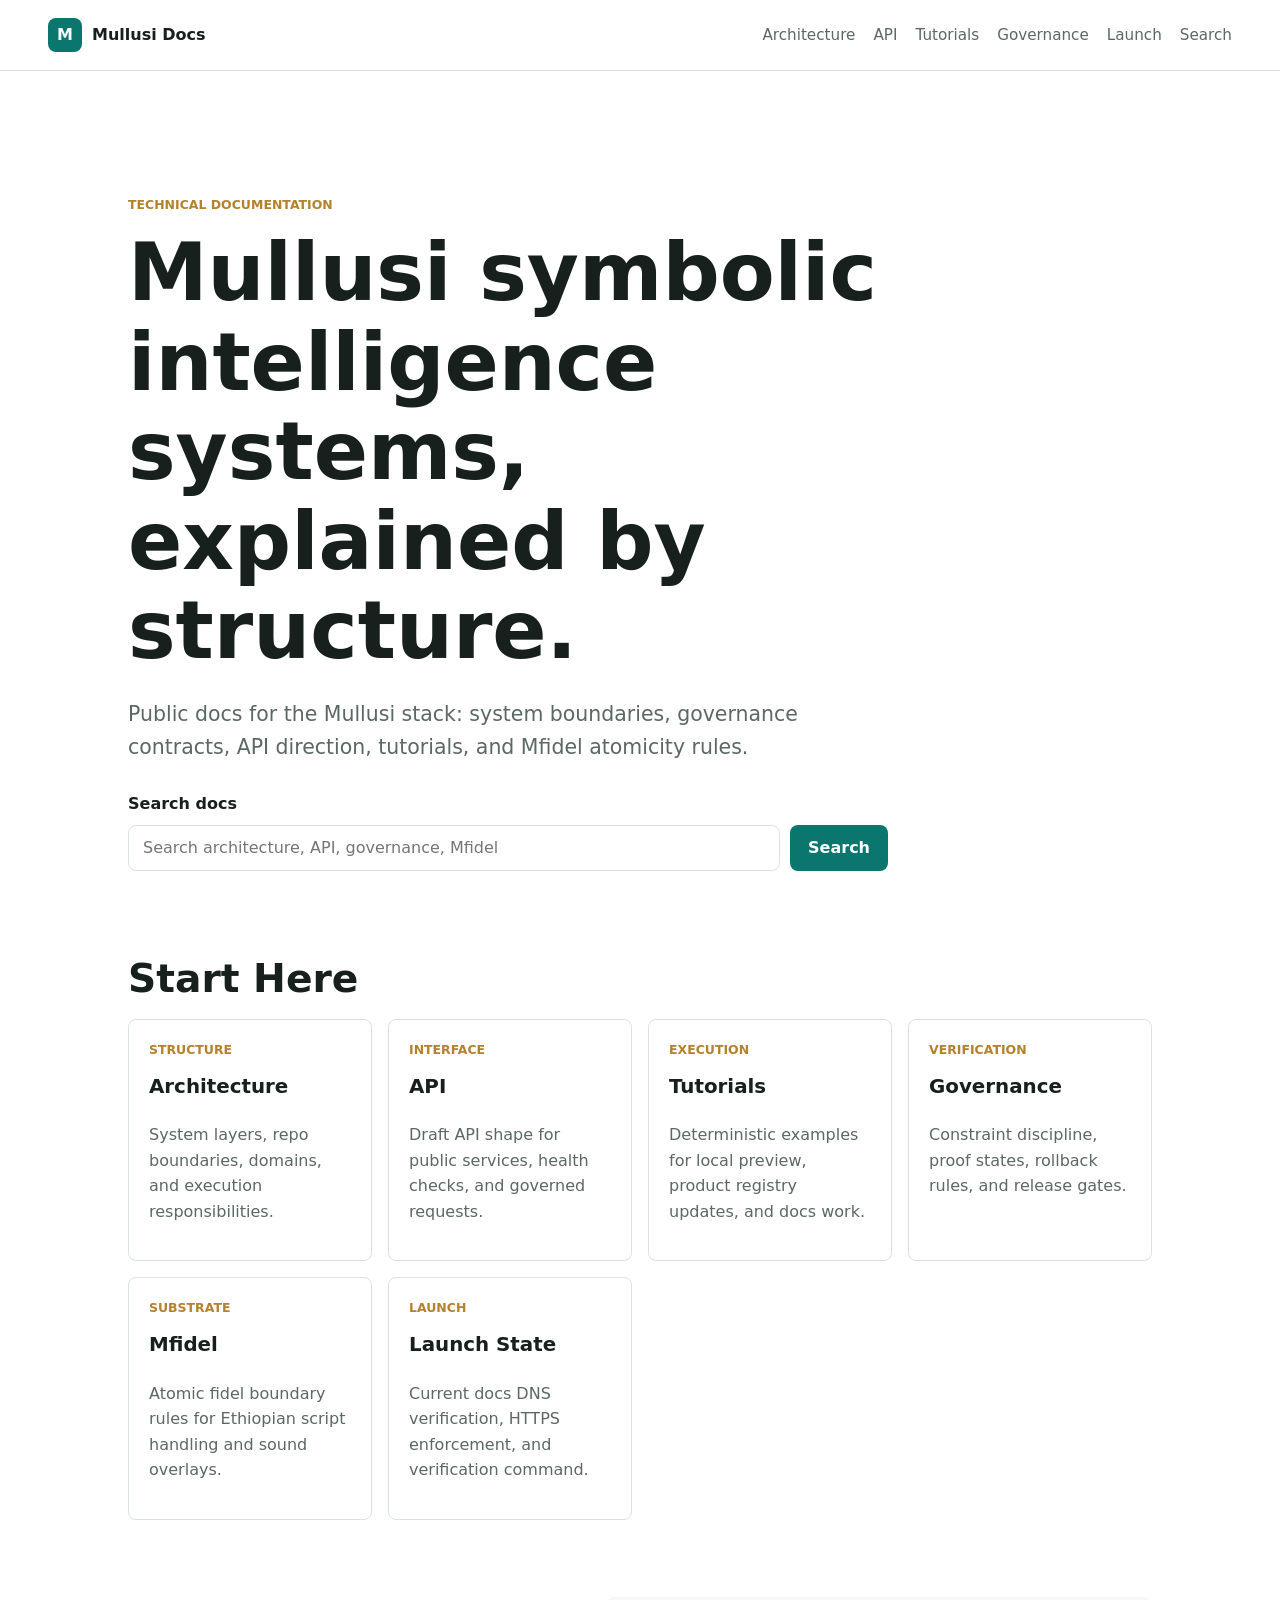
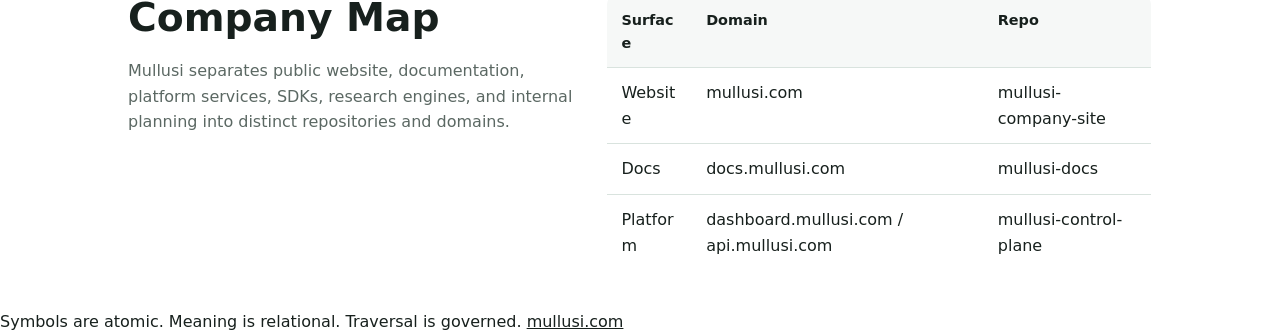
<file: index.html>
<!--
Purpose: public documentation landing page for Mullusi.
Governance scope: developer orientation, architecture entry points, and public docs navigation.
Dependencies: assets/styles.css and static HTML documentation pages.
Invariants: no private secrets, no unsupported launch claims, and no hidden runtime dependency.
-->
<!doctype html>
<html lang="en">
  <head>
    <meta charset="utf-8">
    <meta name="viewport" content="width=device-width, initial-scale=1">
    <title>Mullusi Docs</title>
    <meta name="description" content="Technical documentation for Mullusi symbolic intelligence systems, governance, APIs, and tutorials.">
    <link rel="canonical" href="https://docs.mullusi.com/">
    <link rel="stylesheet" href="/assets/styles.css">
  </head>
  <body>
    <header class="site-header">
      <a class="brand" href="/" aria-label="Mullusi Docs home">
        <span class="brand-mark">M</span>
        <span>Mullusi Docs</span>
      </a>
      <nav class="nav" aria-label="Primary">
        <a href="/docs/architecture.html">Architecture</a>
        <a href="/docs/api.html">API</a>
        <a href="/docs/tutorials.html">Tutorials</a>
        <a href="/docs/governance.html">Governance</a>
        <a href="/docs/launch.html">Launch</a>
        <a href="/docs/search.html">Search</a>
      </nav>
    </header>

    <main>
      <section class="hero">
        <p class="eyebrow">Technical documentation</p>
        <h1>Mullusi symbolic intelligence systems, explained by structure.</h1>
        <p class="lead">
          Public docs for the Mullusi stack: system boundaries, governance contracts,
          API direction, tutorials, and Mfidel atomicity rules.
        </p>
        <form class="search-panel" action="/docs/search.html" method="get">
          <label for="home-search">Search docs</label>
          <div class="search-form">
            <input id="home-search" class="search-input" name="q" type="search" placeholder="Search architecture, API, governance, Mfidel" autocomplete="off">
            <button class="search-button" type="submit">Search</button>
          </div>
        </form>
      </section>

      <section class="section">
        <h2>Start Here</h2>
        <div class="card-grid">
          <a class="card" href="/docs/architecture.html">
            <span class="card-kicker">Structure</span>
            <h3>Architecture</h3>
            <p>System layers, repo boundaries, domains, and execution responsibilities.</p>
          </a>
          <a class="card" href="/docs/api.html">
            <span class="card-kicker">Interface</span>
            <h3>API</h3>
            <p>Draft API shape for public services, health checks, and governed requests.</p>
          </a>
          <a class="card" href="/docs/tutorials.html">
            <span class="card-kicker">Execution</span>
            <h3>Tutorials</h3>
            <p>Deterministic examples for local preview, product registry updates, and docs work.</p>
          </a>
          <a class="card" href="/docs/governance.html">
            <span class="card-kicker">Verification</span>
            <h3>Governance</h3>
            <p>Constraint discipline, proof states, rollback rules, and release gates.</p>
          </a>
          <a class="card" href="/docs/mfidel.html">
            <span class="card-kicker">Substrate</span>
            <h3>Mfidel</h3>
            <p>Atomic fidel boundary rules for Ethiopian script handling and sound overlays.</p>
          </a>
          <a class="card" href="/docs/launch.html">
            <span class="card-kicker">Launch</span>
            <h3>Launch State</h3>
            <p>Current docs DNS verification, HTTPS enforcement, and verification command.</p>
          </a>
        </div>
      </section>

      <section class="section split">
        <div>
          <h2>Company Map</h2>
          <p>
            Mullusi separates public website, documentation, platform services, SDKs,
            research engines, and internal planning into distinct repositories and domains.
          </p>
        </div>
        <table>
          <thead>
            <tr>
              <th>Surface</th>
              <th>Domain</th>
              <th>Repo</th>
            </tr>
          </thead>
          <tbody>
            <tr>
              <td>Website</td>
              <td>mullusi.com</td>
              <td>mullusi-company-site</td>
            </tr>
            <tr>
              <td>Docs</td>
              <td>docs.mullusi.com</td>
              <td>mullusi-docs</td>
            </tr>
            <tr>
              <td>Platform</td>
              <td>dashboard.mullusi.com / api.mullusi.com</td>
              <td>mullusi-control-plane</td>
            </tr>
          </tbody>
        </table>
      </section>
    </main>

    <footer>
      <span>Symbols are atomic. Meaning is relational. Traversal is governed.</span>
      <a href="https://mullusi.com">mullusi.com</a>
    </footer>
  </body>
</html>
</file>
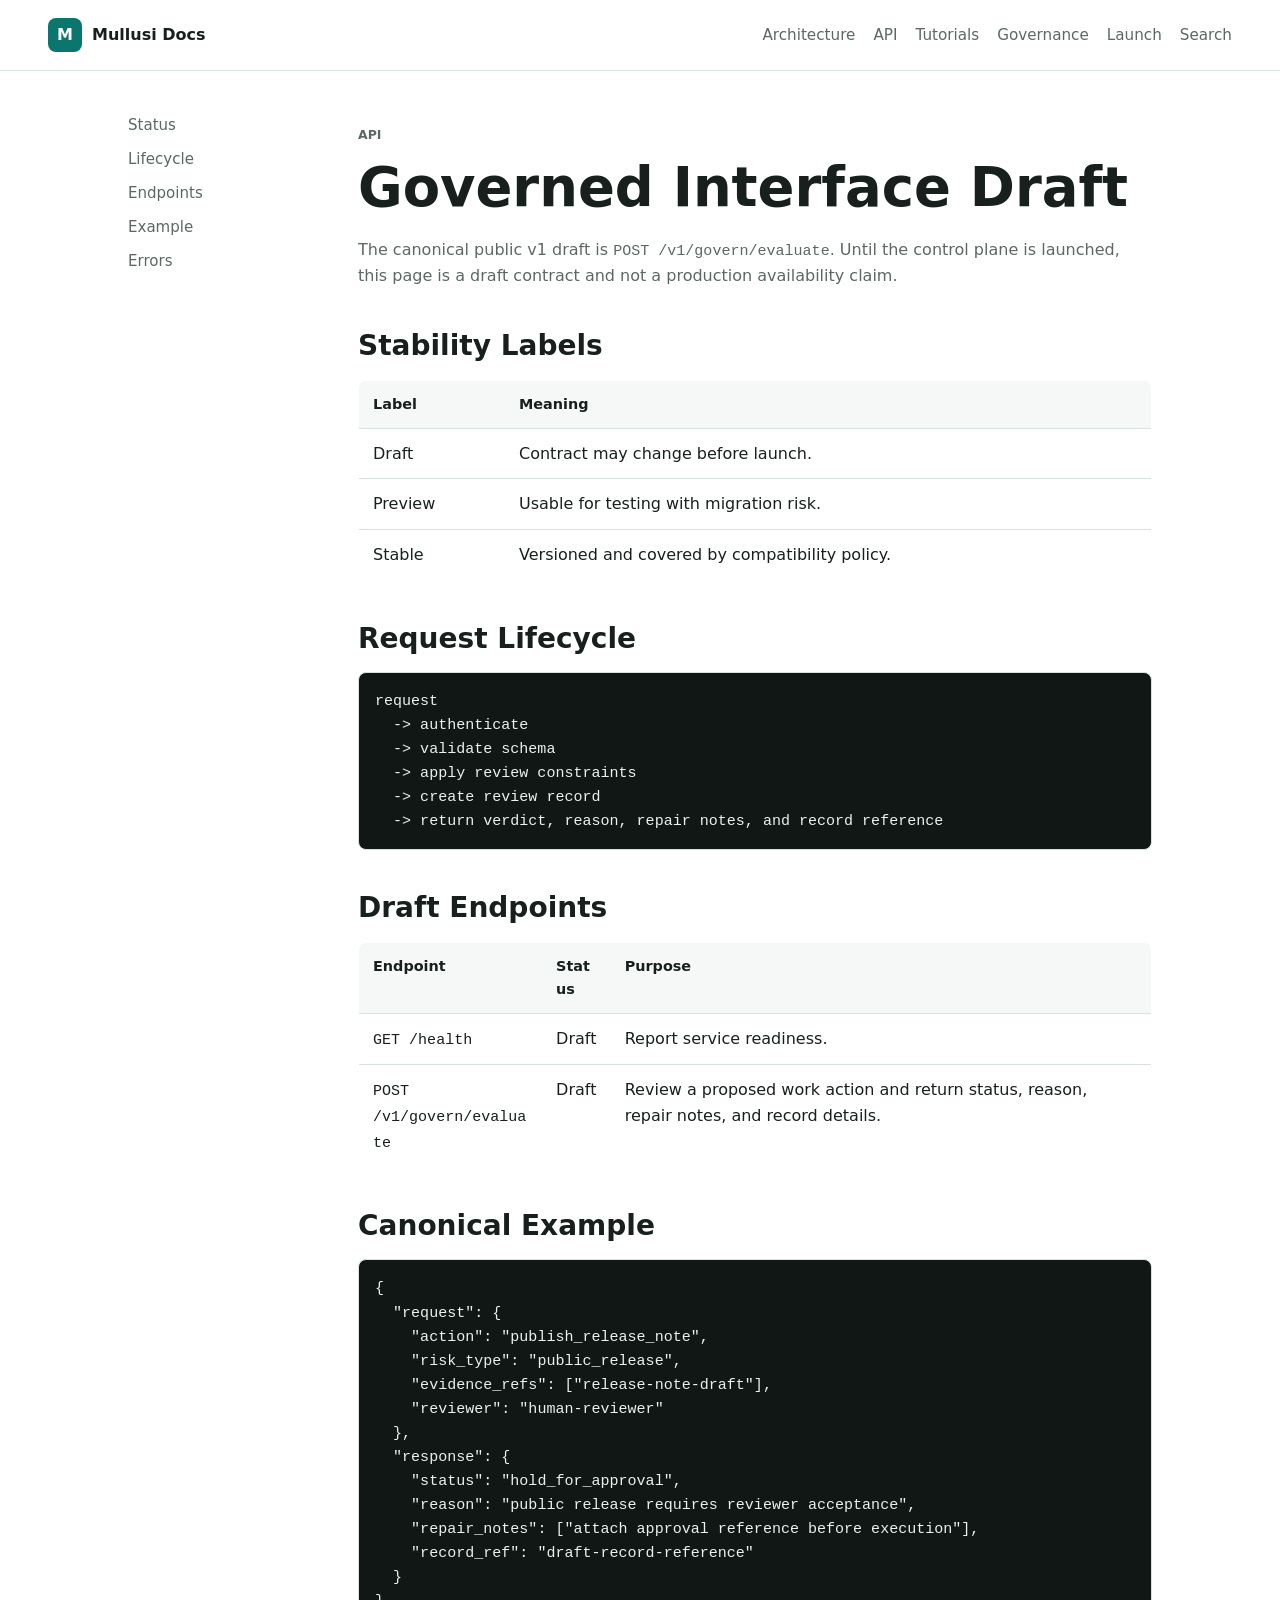
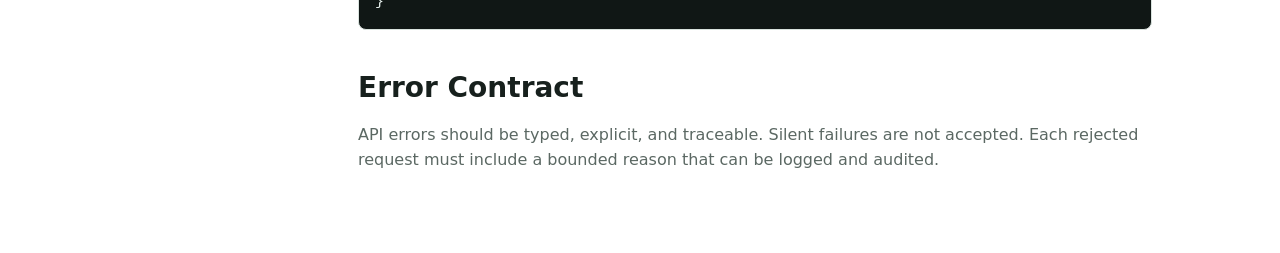
<file: docs/api.html>
<!--
Purpose: define the initial public API documentation surface for Mullusi.
Governance scope: interface contracts, request lifecycle, health checks, and stability labels.
Dependencies: future mullu-control-plane service and public docs host.
Invariants: draft endpoints are labeled draft and must not imply production availability before launch.
-->
<!doctype html>
<html lang="en">
  <head>
    <meta charset="utf-8">
    <meta name="viewport" content="width=device-width, initial-scale=1">
    <title>API | Mullusi Docs</title>
    <meta name="description" content="Canonical draft API documentation for the Mullu Govern work review contract.">
    <link rel="canonical" href="https://docs.mullusi.com/docs/api.html">
    <link rel="stylesheet" href="/assets/styles.css">
  </head>
  <body>
    <header class="site-header">
      <a class="brand" href="/"><span class="brand-mark">M</span><span>Mullusi Docs</span></a>
      <nav class="nav" aria-label="Primary">
        <a href="/docs/architecture.html">Architecture</a>
        <a href="/docs/api.html">API</a>
        <a href="/docs/tutorials.html">Tutorials</a>
        <a href="/docs/governance.html">Governance</a>
        <a href="/docs/launch.html">Launch</a>
        <a href="/docs/search.html">Search</a>
      </nav>
    </header>

    <main class="doc-layout">
      <aside class="toc">
        <a href="#status">Status</a>
        <a href="#lifecycle">Lifecycle</a>
        <a href="#endpoints">Endpoints</a>
        <a href="#example">Example</a>
        <a href="#errors">Errors</a>
      </aside>
      <article class="doc">
        <p class="eyebrow">API</p>
        <h1>Governed Interface Draft</h1>
        <p>
          The canonical public v1 draft is <code>POST /v1/govern/evaluate</code>.
          Until the control plane is launched, this page is a draft contract and
          not a production availability claim.
        </p>

        <h2 id="status">Stability Labels</h2>
        <table>
          <thead>
            <tr>
              <th>Label</th>
              <th>Meaning</th>
            </tr>
          </thead>
          <tbody>
            <tr>
              <td>Draft</td>
              <td>Contract may change before launch.</td>
            </tr>
            <tr>
              <td>Preview</td>
              <td>Usable for testing with migration risk.</td>
            </tr>
            <tr>
              <td>Stable</td>
              <td>Versioned and covered by compatibility policy.</td>
            </tr>
          </tbody>
        </table>

        <h2 id="lifecycle">Request Lifecycle</h2>
        <pre><code>request
  -> authenticate
  -> validate schema
  -> apply review constraints
  -> create review record
  -> return verdict, reason, repair notes, and record reference</code></pre>

        <h2 id="endpoints">Draft Endpoints</h2>
        <table>
          <thead>
            <tr>
              <th>Endpoint</th>
              <th>Status</th>
              <th>Purpose</th>
            </tr>
          </thead>
          <tbody>
            <tr>
              <td><code>GET /health</code></td>
              <td>Draft</td>
              <td>Report service readiness.</td>
            </tr>
            <tr>
              <td><code>POST /v1/govern/evaluate</code></td>
              <td>Draft</td>
              <td>Review a proposed work action and return status, reason, repair notes, and record details.</td>
            </tr>
          </tbody>
        </table>

        <h2 id="example">Canonical Example</h2>
        <pre><code>{
  "request": {
    "action": "publish_release_note",
    "risk_type": "public_release",
    "evidence_refs": ["release-note-draft"],
    "reviewer": "human-reviewer"
  },
  "response": {
    "status": "hold_for_approval",
    "reason": "public release requires reviewer acceptance",
    "repair_notes": ["attach approval reference before execution"],
    "record_ref": "draft-record-reference"
  }
}</code></pre>

        <h2 id="errors">Error Contract</h2>
        <p>
          API errors should be typed, explicit, and traceable. Silent failures are not
          accepted. Each rejected request must include a bounded reason that can be
          logged and audited.
        </p>
      </article>
    </main>
  </body>
</html>
</file>
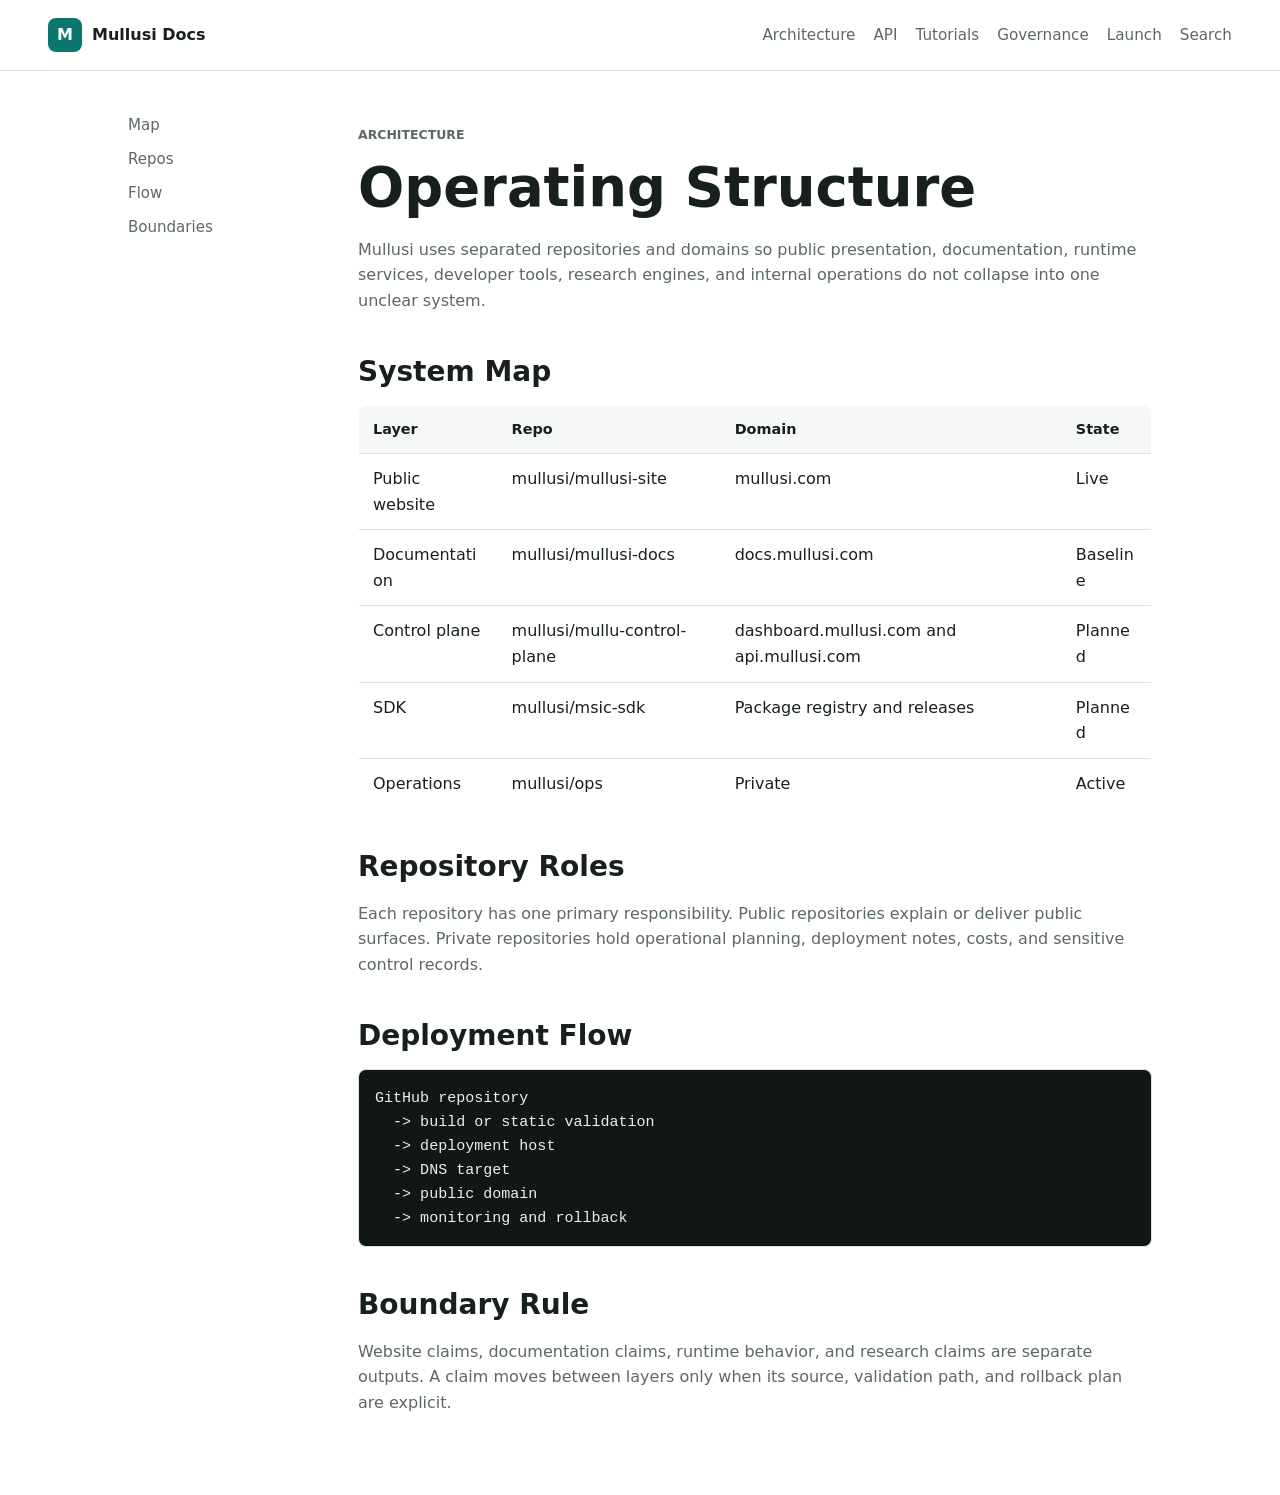
<file: docs/architecture.html>
<!--
Purpose: describe public Mullusi architecture boundaries.
Governance scope: system topology, repository responsibilities, and deployment surfaces.
Dependencies: assets/styles.css and public operating map.
Invariants: architecture claims stay public-safe and distinguish live systems from planned systems.
-->
<!doctype html>
<html lang="en">
  <head>
    <meta charset="utf-8">
    <meta name="viewport" content="width=device-width, initial-scale=1">
    <title>Architecture | Mullusi Docs</title>
    <meta name="description" content="Mullusi public architecture map for website, docs, platform, SDK, research engines, and operations.">
    <link rel="canonical" href="https://docs.mullusi.com/docs/architecture.html">
    <link rel="stylesheet" href="/assets/styles.css">
  </head>
  <body>
    <header class="site-header">
      <a class="brand" href="/"><span class="brand-mark">M</span><span>Mullusi Docs</span></a>
      <nav class="nav" aria-label="Primary">
        <a href="/docs/architecture.html">Architecture</a>
        <a href="/docs/api.html">API</a>
        <a href="/docs/tutorials.html">Tutorials</a>
        <a href="/docs/governance.html">Governance</a>
        <a href="/docs/launch.html">Launch</a>
        <a href="/docs/search.html">Search</a>
      </nav>
    </header>

    <main class="doc-layout">
      <aside class="toc">
        <a href="#map">Map</a>
        <a href="#repos">Repos</a>
        <a href="#flow">Flow</a>
        <a href="#boundaries">Boundaries</a>
      </aside>
      <article class="doc">
        <p class="eyebrow">Architecture</p>
        <h1>Operating Structure</h1>
        <p>
          Mullusi uses separated repositories and domains so public presentation,
          documentation, runtime services, developer tools, research engines, and internal
          operations do not collapse into one unclear system.
        </p>

        <h2 id="map">System Map</h2>
        <table>
          <thead>
            <tr>
              <th>Layer</th>
              <th>Repo</th>
              <th>Domain</th>
              <th>State</th>
            </tr>
          </thead>
          <tbody>
            <tr>
              <td>Public website</td>
              <td>mullusi/mullusi-site</td>
              <td>mullusi.com</td>
              <td>Live</td>
            </tr>
            <tr>
              <td>Documentation</td>
              <td>mullusi/mullusi-docs</td>
              <td>docs.mullusi.com</td>
              <td>Baseline</td>
            </tr>
            <tr>
              <td>Control plane</td>
              <td>mullusi/mullu-control-plane</td>
              <td>dashboard.mullusi.com and api.mullusi.com</td>
              <td>Planned</td>
            </tr>
            <tr>
              <td>SDK</td>
              <td>mullusi/msic-sdk</td>
              <td>Package registry and releases</td>
              <td>Planned</td>
            </tr>
            <tr>
              <td>Operations</td>
              <td>mullusi/ops</td>
              <td>Private</td>
              <td>Active</td>
            </tr>
          </tbody>
        </table>

        <h2 id="repos">Repository Roles</h2>
        <p>
          Each repository has one primary responsibility. Public repositories explain or
          deliver public surfaces. Private repositories hold operational planning,
          deployment notes, costs, and sensitive control records.
        </p>

        <h2 id="flow">Deployment Flow</h2>
        <pre><code>GitHub repository
  -> build or static validation
  -> deployment host
  -> DNS target
  -> public domain
  -> monitoring and rollback</code></pre>

        <h2 id="boundaries">Boundary Rule</h2>
        <p>
          Website claims, documentation claims, runtime behavior, and research claims are
          separate outputs. A claim moves between layers only when its source, validation
          path, and rollback plan are explicit.
        </p>
      </article>
    </main>
  </body>
</html>
</file>
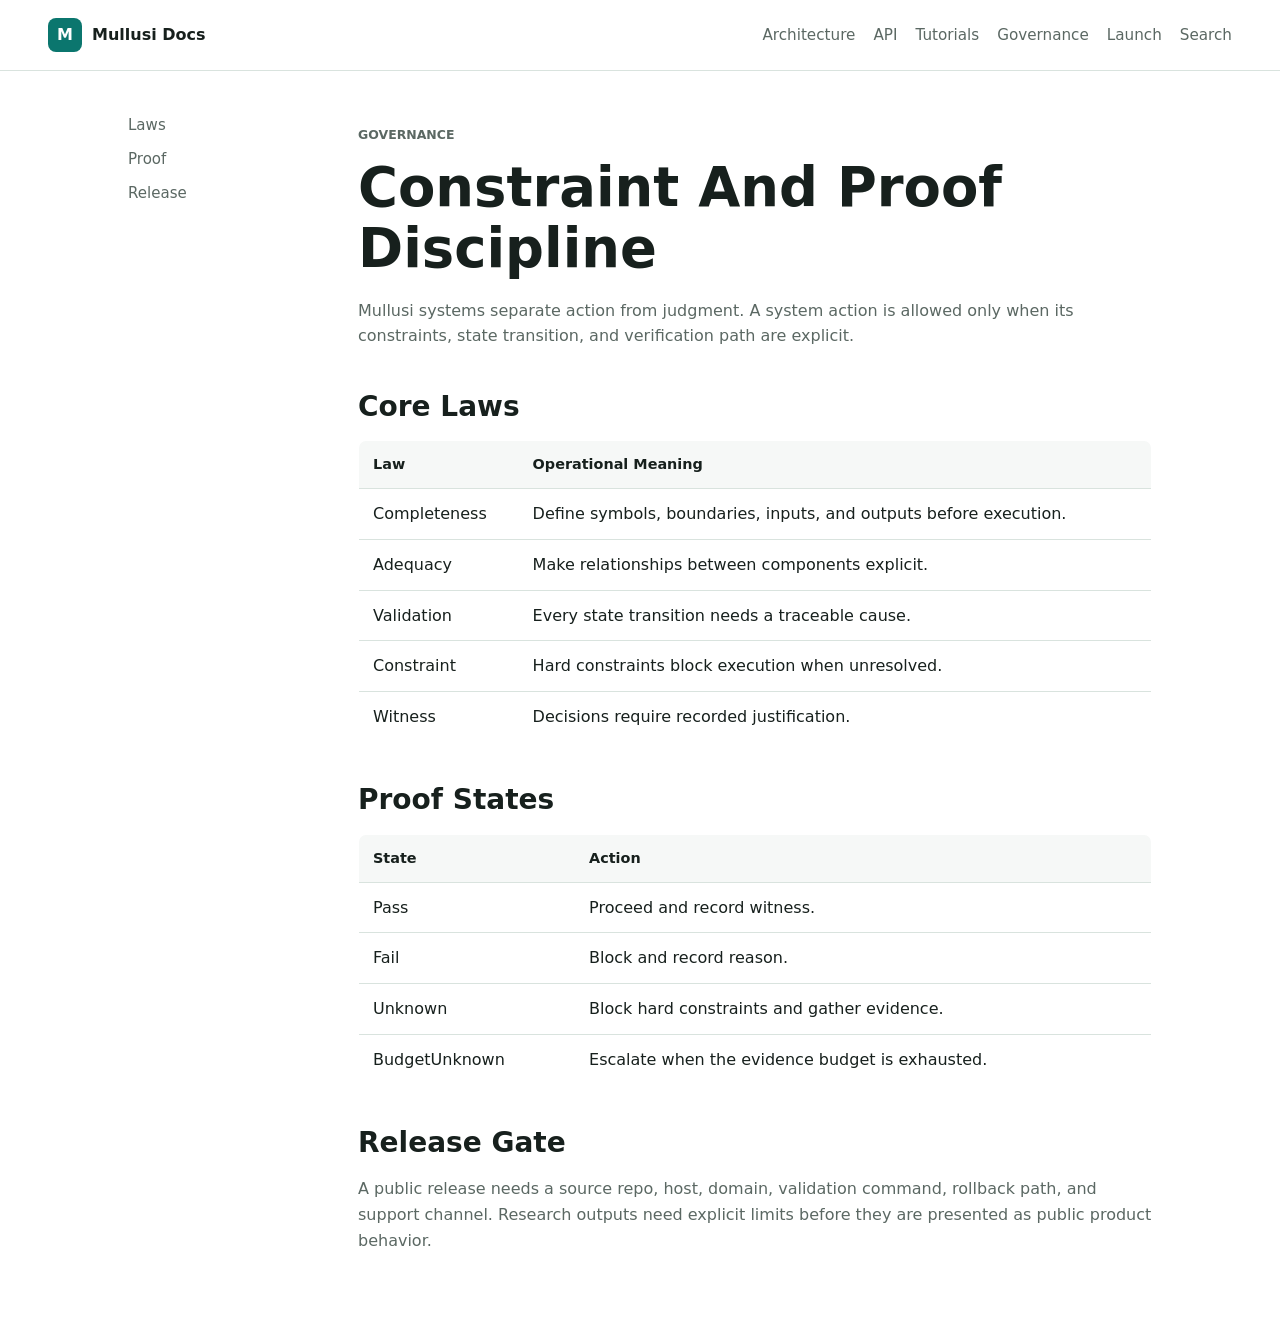
<file: docs/governance.html>
<!--
Purpose: document Mullusi public governance and verification rules.
Governance scope: constraints, proof states, rollback, and release gates.
Dependencies: public architecture docs and service release process.
Invariants: all governance claims must preserve explicit cause, constraint, and verification boundaries.
-->
<!doctype html>
<html lang="en">
  <head>
    <meta charset="utf-8">
    <meta name="viewport" content="width=device-width, initial-scale=1">
    <title>Governance | Mullusi Docs</title>
    <meta name="description" content="Mullusi governance rules for constraints, proof states, rollback, and release gates.">
    <link rel="canonical" href="https://docs.mullusi.com/docs/governance.html">
    <link rel="stylesheet" href="/assets/styles.css">
  </head>
  <body>
    <header class="site-header">
      <a class="brand" href="/"><span class="brand-mark">M</span><span>Mullusi Docs</span></a>
      <nav class="nav" aria-label="Primary">
        <a href="/docs/architecture.html">Architecture</a>
        <a href="/docs/api.html">API</a>
        <a href="/docs/tutorials.html">Tutorials</a>
        <a href="/docs/governance.html">Governance</a>
        <a href="/docs/launch.html">Launch</a>
        <a href="/docs/search.html">Search</a>
      </nav>
    </header>

    <main class="doc-layout">
      <aside class="toc">
        <a href="#laws">Laws</a>
        <a href="#proof">Proof</a>
        <a href="#release">Release</a>
      </aside>
      <article class="doc">
        <p class="eyebrow">Governance</p>
        <h1>Constraint And Proof Discipline</h1>
        <p>
          Mullusi systems separate action from judgment. A system action is allowed only
          when its constraints, state transition, and verification path are explicit.
        </p>

        <h2 id="laws">Core Laws</h2>
        <table>
          <thead>
            <tr>
              <th>Law</th>
              <th>Operational Meaning</th>
            </tr>
          </thead>
          <tbody>
            <tr>
              <td>Completeness</td>
              <td>Define symbols, boundaries, inputs, and outputs before execution.</td>
            </tr>
            <tr>
              <td>Adequacy</td>
              <td>Make relationships between components explicit.</td>
            </tr>
            <tr>
              <td>Validation</td>
              <td>Every state transition needs a traceable cause.</td>
            </tr>
            <tr>
              <td>Constraint</td>
              <td>Hard constraints block execution when unresolved.</td>
            </tr>
            <tr>
              <td>Witness</td>
              <td>Decisions require recorded justification.</td>
            </tr>
          </tbody>
        </table>

        <h2 id="proof">Proof States</h2>
        <table>
          <thead>
            <tr>
              <th>State</th>
              <th>Action</th>
            </tr>
          </thead>
          <tbody>
            <tr>
              <td>Pass</td>
              <td>Proceed and record witness.</td>
            </tr>
            <tr>
              <td>Fail</td>
              <td>Block and record reason.</td>
            </tr>
            <tr>
              <td>Unknown</td>
              <td>Block hard constraints and gather evidence.</td>
            </tr>
            <tr>
              <td>BudgetUnknown</td>
              <td>Escalate when the evidence budget is exhausted.</td>
            </tr>
          </tbody>
        </table>

        <h2 id="release">Release Gate</h2>
        <p>
          A public release needs a source repo, host, domain, validation command,
          rollback path, and support channel. Research outputs need explicit limits
          before they are presented as public product behavior.
        </p>
      </article>
    </main>
  </body>
</html>
</file>
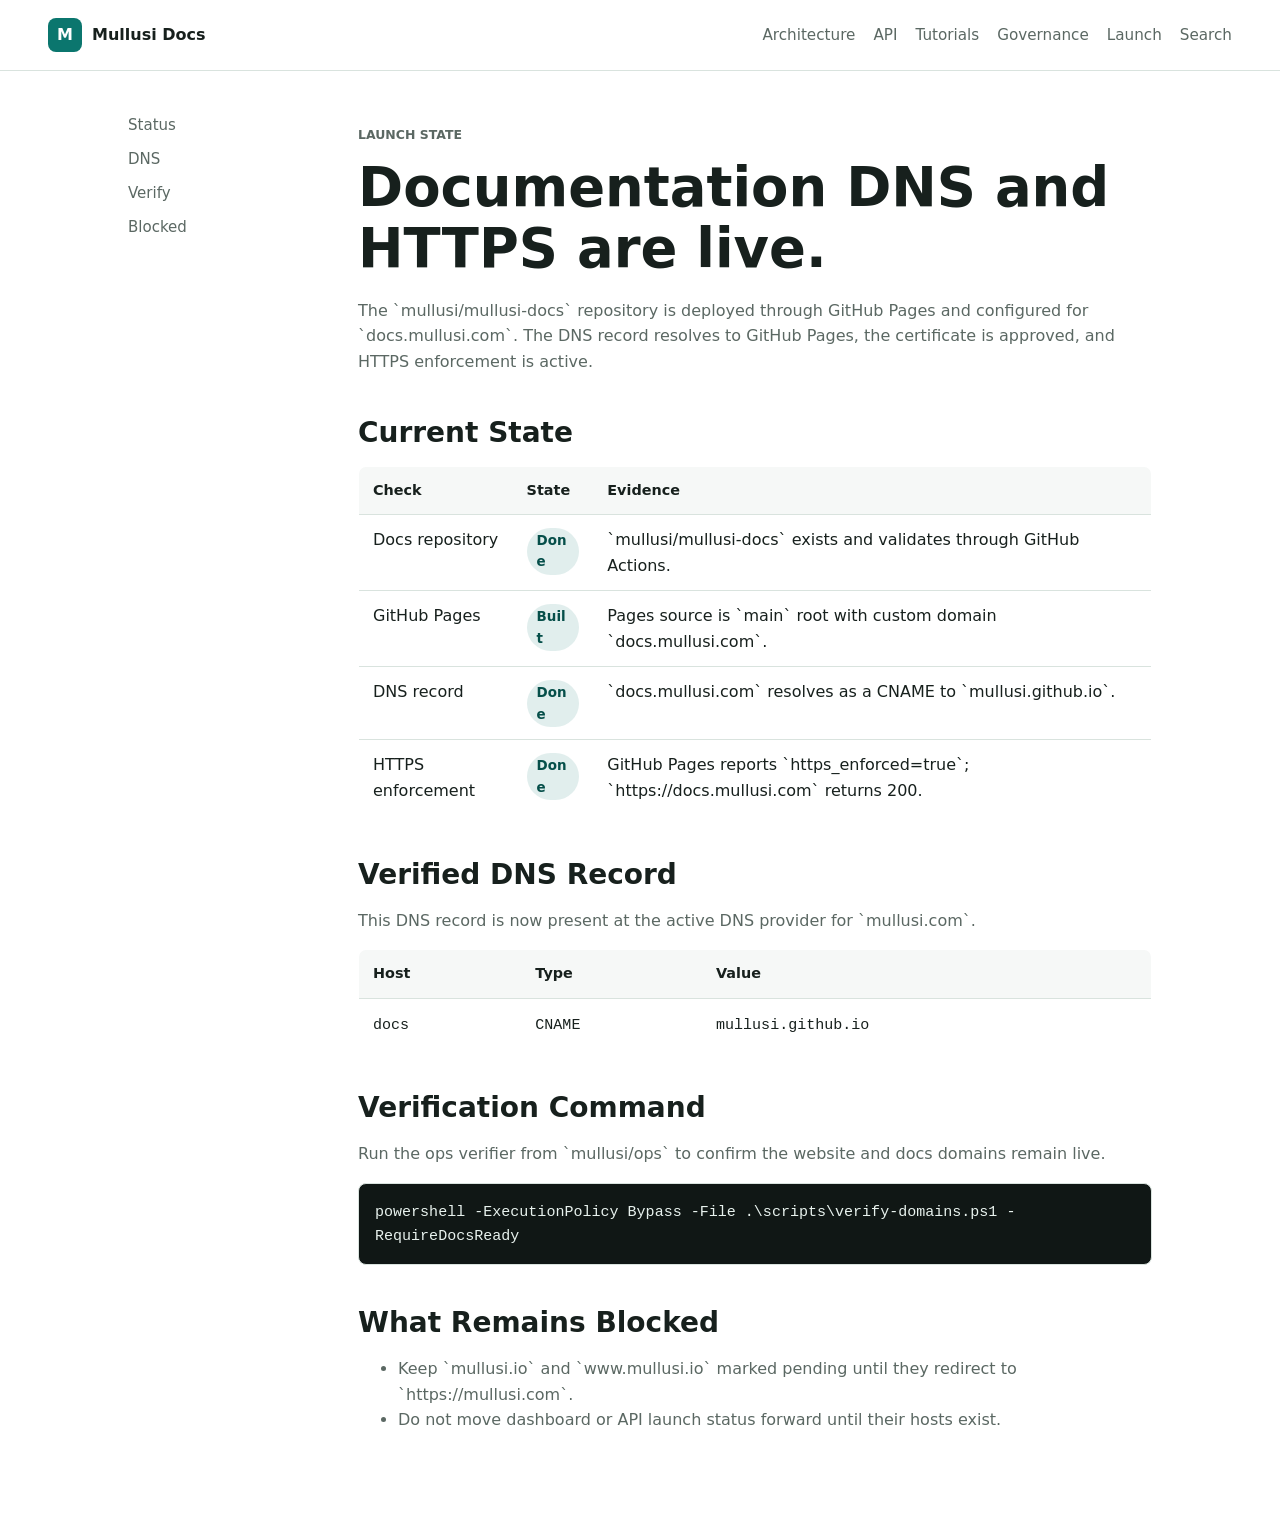
<file: docs/launch.html>
<!--
Purpose: publish the current Mullusi documentation launch state and verification commands.
Governance scope: DNS readiness, GitHub Pages state, HTTPS enforcement, and public launch blockers.
Dependencies: assets/styles.css, GitHub Pages, DNS provider, and ops verification command.
Invariants: operational claims distinguish verified state from pending external configuration.
-->
<!doctype html>
<html lang="en">
  <head>
    <meta charset="utf-8">
    <meta name="viewport" content="width=device-width, initial-scale=1">
    <title>Launch State | Mullusi Docs</title>
    <meta name="description" content="Current Mullusi documentation launch state, DNS verification, HTTPS enforcement, and verification commands.">
    <link rel="canonical" href="https://docs.mullusi.com/docs/launch.html">
    <link rel="stylesheet" href="/assets/styles.css">
  </head>
  <body>
    <header class="site-header">
      <a class="brand" href="/"><span class="brand-mark">M</span><span>Mullusi Docs</span></a>
      <nav class="nav" aria-label="Primary">
        <a href="/docs/architecture.html">Architecture</a>
        <a href="/docs/api.html">API</a>
        <a href="/docs/tutorials.html">Tutorials</a>
        <a href="/docs/governance.html">Governance</a>
        <a href="/docs/launch.html">Launch</a>
        <a href="/docs/search.html">Search</a>
      </nav>
    </header>

    <main class="doc-layout">
      <aside class="toc">
        <a href="#status">Status</a>
        <a href="#dns">DNS</a>
        <a href="#verify">Verify</a>
        <a href="#blocked">Blocked</a>
      </aside>
      <article class="doc">
        <p class="eyebrow">Launch State</p>
        <h1>Documentation DNS and HTTPS are live.</h1>
        <p>
          The `mullusi/mullusi-docs` repository is deployed through GitHub Pages and
          configured for `docs.mullusi.com`. The DNS record resolves to GitHub Pages,
          the certificate is approved, and HTTPS enforcement is active.
        </p>

        <h2 id="status">Current State</h2>
        <table>
          <thead>
            <tr>
              <th>Check</th>
              <th>State</th>
              <th>Evidence</th>
            </tr>
          </thead>
          <tbody>
            <tr>
              <td>Docs repository</td>
              <td><span class="state state-pass">Done</span></td>
              <td>`mullusi/mullusi-docs` exists and validates through GitHub Actions.</td>
            </tr>
            <tr>
              <td>GitHub Pages</td>
              <td><span class="state state-pass">Built</span></td>
              <td>Pages source is `main` root with custom domain `docs.mullusi.com`.</td>
            </tr>
            <tr>
              <td>DNS record</td>
              <td><span class="state state-pass">Done</span></td>
              <td>`docs.mullusi.com` resolves as a CNAME to `mullusi.github.io`.</td>
            </tr>
            <tr>
              <td>HTTPS enforcement</td>
              <td><span class="state state-pass">Done</span></td>
              <td>GitHub Pages reports `https_enforced=true`; `https://docs.mullusi.com` returns 200.</td>
            </tr>
          </tbody>
        </table>

        <h2 id="dns">Verified DNS Record</h2>
        <p>
          This DNS record is now present at the active DNS provider for `mullusi.com`.
        </p>
        <table>
          <thead>
            <tr>
              <th>Host</th>
              <th>Type</th>
              <th>Value</th>
            </tr>
          </thead>
          <tbody>
            <tr>
              <td><code>docs</code></td>
              <td><code>CNAME</code></td>
              <td><code>mullusi.github.io</code></td>
            </tr>
          </tbody>
        </table>

        <h2 id="verify">Verification Command</h2>
        <p>
          Run the ops verifier from `mullusi/ops` to confirm the website and docs
          domains remain live.
        </p>
        <pre><code>powershell -ExecutionPolicy Bypass -File .\scripts\verify-domains.ps1 -RequireDocsReady</code></pre>

        <h2 id="blocked">What Remains Blocked</h2>
        <ul>
          <li>Keep `mullusi.io` and `www.mullusi.io` marked pending until they redirect to `https://mullusi.com`.</li>
          <li>Do not move dashboard or API launch status forward until their hosts exist.</li>
        </ul>
      </article>
    </main>
  </body>
</html>
</file>
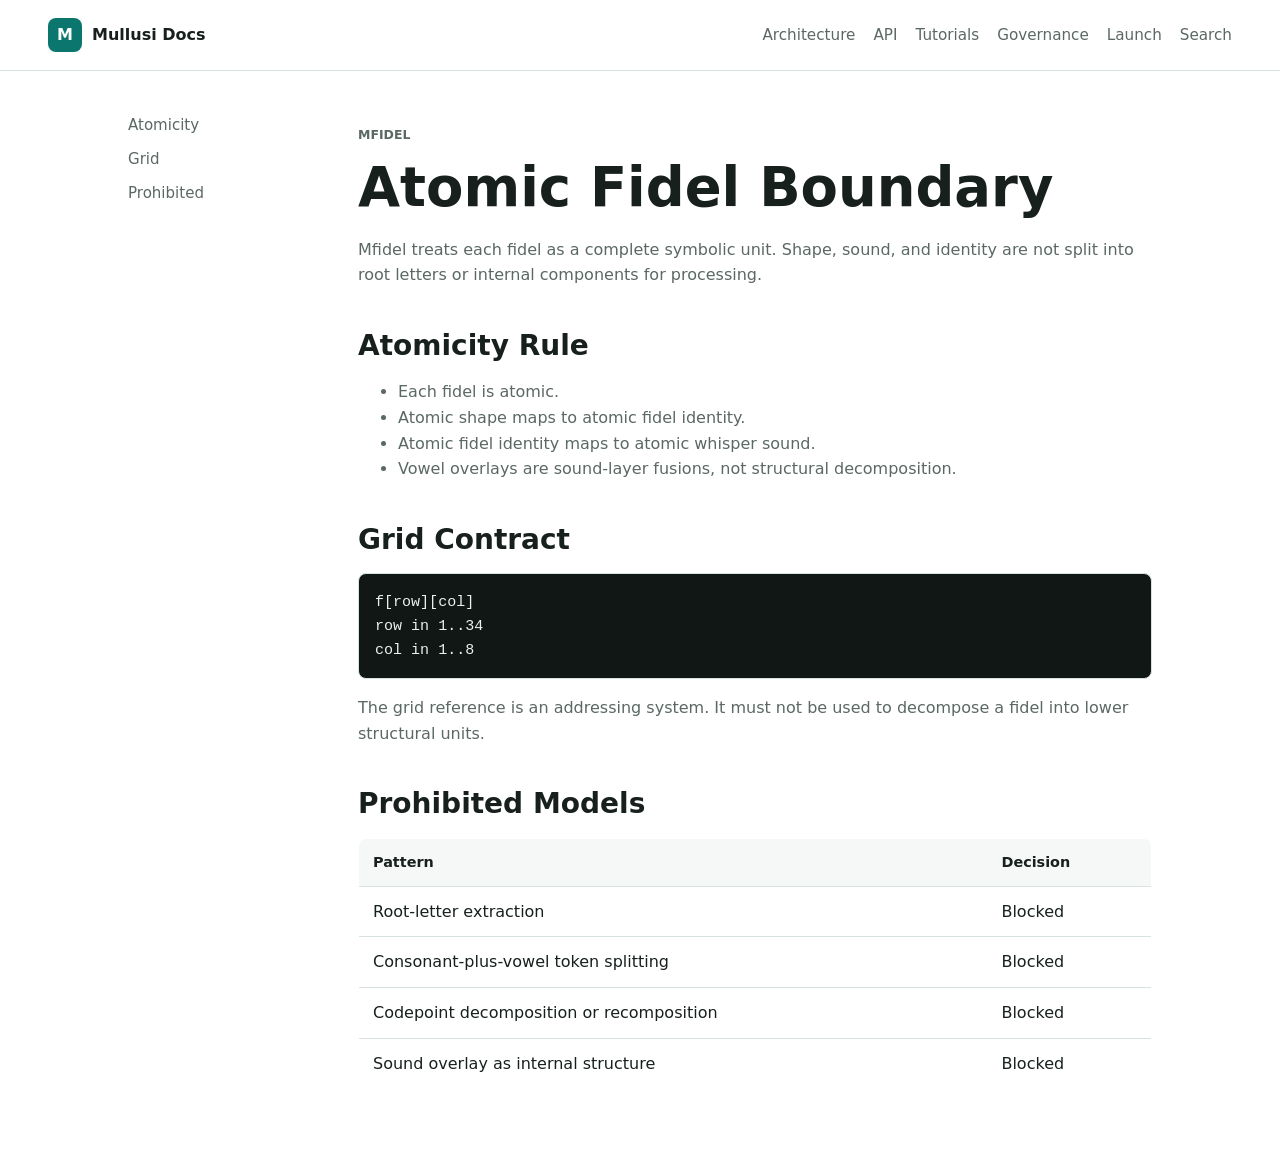
<file: docs/mfidel.html>
<!--
Purpose: document the public Mfidel boundary without implementing script processing.
Governance scope: atomic fidel rules, overlay semantics, and prohibited decomposition models.
Dependencies: Mullusi symbolic language research and future implementation specs.
Invariants: each fidel is treated as atomic; no root-letter or codepoint decomposition model is introduced.
-->
<!doctype html>
<html lang="en">
  <head>
    <meta charset="utf-8">
    <meta name="viewport" content="width=device-width, initial-scale=1">
    <title>Mfidel | Mullusi Docs</title>
    <meta name="description" content="Mfidel atomicity rules for Mullusi Ethiopian script handling and sound overlays.">
    <link rel="canonical" href="https://docs.mullusi.com/docs/mfidel.html">
    <link rel="stylesheet" href="/assets/styles.css">
  </head>
  <body>
    <header class="site-header">
      <a class="brand" href="/"><span class="brand-mark">M</span><span>Mullusi Docs</span></a>
      <nav class="nav" aria-label="Primary">
        <a href="/docs/architecture.html">Architecture</a>
        <a href="/docs/api.html">API</a>
        <a href="/docs/tutorials.html">Tutorials</a>
        <a href="/docs/governance.html">Governance</a>
        <a href="/docs/launch.html">Launch</a>
        <a href="/docs/search.html">Search</a>
      </nav>
    </header>

    <main class="doc-layout">
      <aside class="toc">
        <a href="#atomicity">Atomicity</a>
        <a href="#grid">Grid</a>
        <a href="#prohibited">Prohibited</a>
      </aside>
      <article class="doc">
        <p class="eyebrow">Mfidel</p>
        <h1>Atomic Fidel Boundary</h1>
        <p>
          Mfidel treats each fidel as a complete symbolic unit. Shape, sound, and
          identity are not split into root letters or internal components for processing.
        </p>

        <h2 id="atomicity">Atomicity Rule</h2>
        <ul>
          <li>Each fidel is atomic.</li>
          <li>Atomic shape maps to atomic fidel identity.</li>
          <li>Atomic fidel identity maps to atomic whisper sound.</li>
          <li>Vowel overlays are sound-layer fusions, not structural decomposition.</li>
        </ul>

        <h2 id="grid">Grid Contract</h2>
        <pre><code>f[row][col]
row in 1..34
col in 1..8</code></pre>
        <p>
          The grid reference is an addressing system. It must not be used to decompose a
          fidel into lower structural units.
        </p>

        <h2 id="prohibited">Prohibited Models</h2>
        <table>
          <thead>
            <tr>
              <th>Pattern</th>
              <th>Decision</th>
            </tr>
          </thead>
          <tbody>
            <tr>
              <td>Root-letter extraction</td>
              <td>Blocked</td>
            </tr>
            <tr>
              <td>Consonant-plus-vowel token splitting</td>
              <td>Blocked</td>
            </tr>
            <tr>
              <td>Codepoint decomposition or recomposition</td>
              <td>Blocked</td>
            </tr>
            <tr>
              <td>Sound overlay as internal structure</td>
              <td>Blocked</td>
            </tr>
          </tbody>
        </table>
      </article>
    </main>
  </body>
</html>
</file>
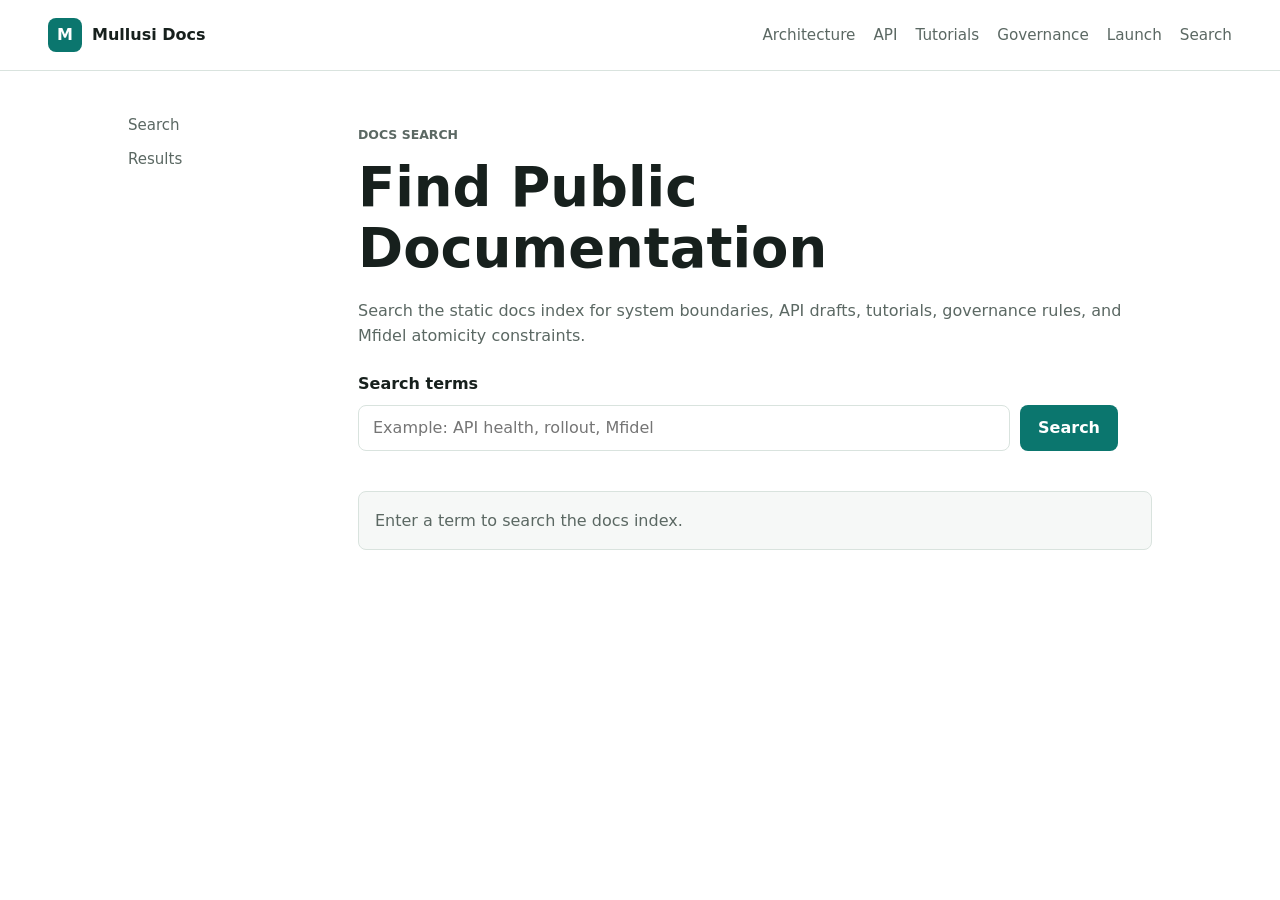
<file: docs/search.html>
<!--
Purpose: provide static documentation search for Mullusi docs.
Governance scope: public navigation, deterministic search index lookup, and explicit error display.
Dependencies: assets/styles.css, assets/search.js, and data/search-index.json.
Invariants: no backend dependency, no private content exposure, and no silent search-index failure.
-->
<!doctype html>
<html lang="en">
  <head>
    <meta charset="utf-8">
    <meta name="viewport" content="width=device-width, initial-scale=1">
    <title>Search | Mullusi Docs</title>
    <meta name="description" content="Search public Mullusi documentation for architecture, API, governance, tutorials, and Mfidel rules.">
    <link rel="canonical" href="https://docs.mullusi.com/docs/search.html">
    <link rel="stylesheet" href="/assets/styles.css">
    <script type="module" src="/assets/search.js"></script>
  </head>
  <body>
    <header class="site-header">
      <a class="brand" href="/"><span class="brand-mark">M</span><span>Mullusi Docs</span></a>
      <nav class="nav" aria-label="Primary">
        <a href="/docs/architecture.html">Architecture</a>
        <a href="/docs/api.html">API</a>
        <a href="/docs/tutorials.html">Tutorials</a>
        <a href="/docs/governance.html">Governance</a>
        <a href="/docs/launch.html">Launch</a>
        <a href="/docs/search.html">Search</a>
      </nav>
    </header>

    <main class="doc-layout">
      <aside class="toc">
        <a href="#search">Search</a>
        <a href="#results">Results</a>
      </aside>
      <article class="doc">
        <p class="eyebrow">Docs search</p>
        <h1>Find Public Documentation</h1>
        <p>
          Search the static docs index for system boundaries, API drafts,
          tutorials, governance rules, and Mfidel atomicity constraints.
        </p>

        <section id="search" class="search-panel search-panel-wide">
          <label for="docs-search">Search terms</label>
          <div class="search-form">
            <input id="docs-search" class="search-input" name="q" type="search" placeholder="Example: API health, rollout, Mfidel" autocomplete="off">
            <button id="docs-search-button" class="search-button" type="button">Search</button>
          </div>
        </section>

        <section id="results" class="search-results" aria-live="polite">
          <p class="empty-state">Enter a term to search the docs index.</p>
        </section>
      </article>
    </main>
  </body>
</html>
</file>
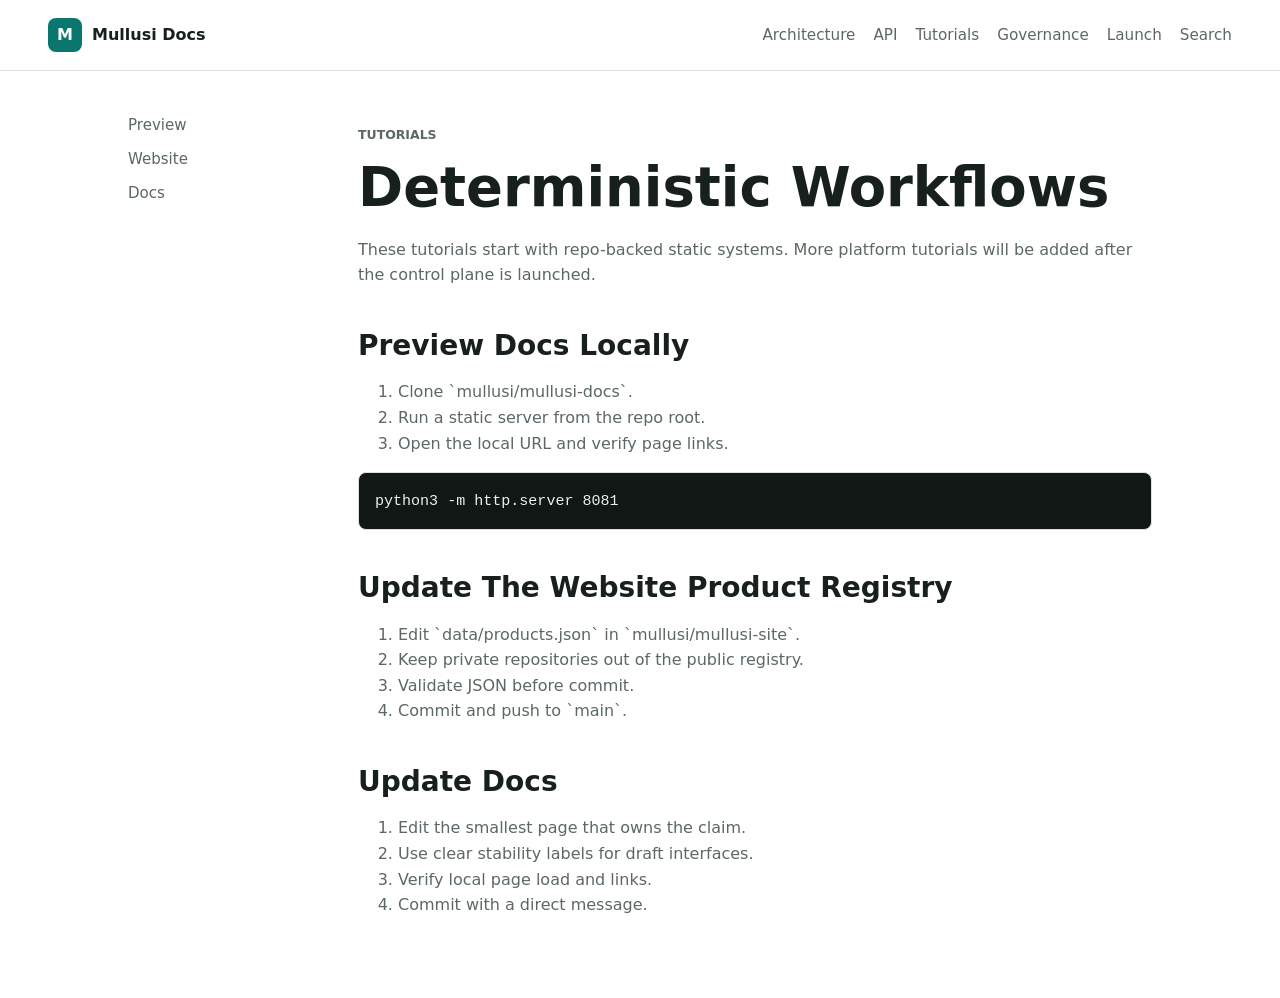
<file: docs/tutorials.html>
<!--
Purpose: provide deterministic tutorial entry points for Mullusi public systems.
Governance scope: reproducible setup steps, public examples, and safe contribution flow.
Dependencies: public repos, static docs host, and local preview tools.
Invariants: tutorials must be executable or clearly marked as planned.
-->
<!doctype html>
<html lang="en">
  <head>
    <meta charset="utf-8">
    <meta name="viewport" content="width=device-width, initial-scale=1">
    <title>Tutorials | Mullusi Docs</title>
    <meta name="description" content="Mullusi tutorials for local preview, website registry updates, and documentation workflows.">
    <link rel="canonical" href="https://docs.mullusi.com/docs/tutorials.html">
    <link rel="stylesheet" href="/assets/styles.css">
  </head>
  <body>
    <header class="site-header">
      <a class="brand" href="/"><span class="brand-mark">M</span><span>Mullusi Docs</span></a>
      <nav class="nav" aria-label="Primary">
        <a href="/docs/architecture.html">Architecture</a>
        <a href="/docs/api.html">API</a>
        <a href="/docs/tutorials.html">Tutorials</a>
        <a href="/docs/governance.html">Governance</a>
        <a href="/docs/launch.html">Launch</a>
        <a href="/docs/search.html">Search</a>
      </nav>
    </header>

    <main class="doc-layout">
      <aside class="toc">
        <a href="#preview">Preview</a>
        <a href="#website">Website</a>
        <a href="#docs">Docs</a>
      </aside>
      <article class="doc">
        <p class="eyebrow">Tutorials</p>
        <h1>Deterministic Workflows</h1>
        <p>
          These tutorials start with repo-backed static systems. More platform tutorials
          will be added after the control plane is launched.
        </p>

        <h2 id="preview">Preview Docs Locally</h2>
        <ol>
          <li>Clone `mullusi/mullusi-docs`.</li>
          <li>Run a static server from the repo root.</li>
          <li>Open the local URL and verify page links.</li>
        </ol>
        <pre><code>python3 -m http.server 8081</code></pre>

        <h2 id="website">Update The Website Product Registry</h2>
        <ol>
          <li>Edit `data/products.json` in `mullusi/mullusi-site`.</li>
          <li>Keep private repositories out of the public registry.</li>
          <li>Validate JSON before commit.</li>
          <li>Commit and push to `main`.</li>
        </ol>

        <h2 id="docs">Update Docs</h2>
        <ol>
          <li>Edit the smallest page that owns the claim.</li>
          <li>Use clear stability labels for draft interfaces.</li>
          <li>Verify local page load and links.</li>
          <li>Commit with a direct message.</li>
        </ol>
      </article>
    </main>
  </body>
</html>
</file>
<file: assets/styles.css>
/*
Purpose: shared visual system for the Mullusi documentation package.
Governance scope: static docs layout, typography, navigation, tables, and responsive behavior.
Dependencies: browser CSS support only.
Invariants: readable on mobile and desktop, no build step, no external asset dependency.
*/
:root {
  color-scheme: light;
  --ink: #17201d;
  --muted: #5b6863;
  --line: #d9e3de;
  --panel: #f6f8f7;
  --surface: #ffffff;
  --accent: #0b766e;
  --accent-dark: #064f4a;
  --gold: #b4812d;
  --max: 1120px;
  font-family: Inter, ui-sans-serif, system-ui, -apple-system, BlinkMacSystemFont, "Segoe UI", sans-serif;
}

* {
  box-sizing: border-box;
}

body {
  margin: 0;
  color: var(--ink);
  background: var(--surface);
  line-height: 1.6;
  overflow-x: hidden;
}

a {
  color: inherit;
}

.site-header {
  display: flex;
  align-items: center;
  justify-content: space-between;
  gap: 24px;
  padding: 18px clamp(18px, 4vw, 48px);
  border-bottom: 1px solid var(--line);
  position: sticky;
  top: 0;
  background: rgba(255, 255, 255, 0.96);
  backdrop-filter: blur(12px);
  z-index: 10;
}

.brand {
  display: inline-flex;
  align-items: center;
  gap: 10px;
  text-decoration: none;
  font-weight: 750;
}

.brand-mark {
  display: grid;
  place-items: center;
  width: 34px;
  height: 34px;
  border-radius: 8px;
  background: var(--accent);
  color: white;
}

.nav {
  display: flex;
  flex-wrap: wrap;
  gap: 8px 18px;
  color: var(--muted);
  font-size: 0.95rem;
}

.nav a {
  text-decoration: none;
}

.nav a:hover {
  color: var(--accent-dark);
}

.hero {
  max-width: var(--max);
  margin: 0 auto;
  padding: clamp(56px, 10vw, 112px) clamp(18px, 4vw, 48px) 48px;
}

.eyebrow,
.card-kicker {
  color: var(--gold);
  font-size: 0.78rem;
  font-weight: 800;
  letter-spacing: 0;
  text-transform: uppercase;
}

h1,
h2,
h3 {
  line-height: 1.12;
  margin: 0;
}

h1 {
  max-width: 850px;
  font-size: clamp(2.4rem, 7vw, 5rem);
}

h2 {
  font-size: clamp(1.7rem, 4vw, 2.45rem);
  margin-bottom: 18px;
}

h3 {
  font-size: 1.24rem;
  margin-top: 8px;
}

.lead {
  max-width: 760px;
  color: var(--muted);
  font-size: clamp(1.08rem, 2vw, 1.28rem);
  margin-top: 22px;
}

.search-panel {
  max-width: 760px;
  margin-top: 28px;
}

.search-panel-wide {
  margin-top: 22px;
}

.search-panel label {
  display: block;
  margin-bottom: 8px;
  font-weight: 750;
}

.search-form {
  display: grid;
  grid-template-columns: minmax(0, 1fr) auto;
  gap: 10px;
}

.search-input,
.search-button {
  min-height: 46px;
  border-radius: 8px;
  font: inherit;
}

.search-input {
  width: 100%;
  border: 1px solid var(--line);
  padding: 0 14px;
  color: var(--ink);
}

.search-input:focus {
  border-color: var(--accent);
  outline: 3px solid rgba(11, 118, 110, 0.14);
}

.search-button {
  border: 0;
  padding: 0 18px;
  color: white;
  background: var(--accent);
  font-weight: 800;
  cursor: pointer;
}

.search-button:hover {
  background: var(--accent-dark);
}

.section {
  max-width: var(--max);
  margin: 0 auto;
  padding: 38px clamp(18px, 4vw, 48px);
}

.card-grid {
  display: grid;
  grid-template-columns: repeat(auto-fit, minmax(220px, 1fr));
  gap: 16px;
}

.card {
  min-height: 186px;
  display: flex;
  flex-direction: column;
  gap: 8px;
  padding: 20px;
  border: 1px solid var(--line);
  border-radius: 8px;
  text-decoration: none;
  background: var(--surface);
}

.card:hover {
  border-color: var(--accent);
}

.search-results {
  display: grid;
  gap: 12px;
  margin-top: 24px;
}

.result-card {
  display: block;
  padding: 18px;
  border: 1px solid var(--line);
  border-radius: 8px;
  text-decoration: none;
  background: var(--surface);
}

.result-card:hover {
  border-color: var(--accent);
}

.result-card h2 {
  font-size: 1.22rem;
  margin: 8px 0;
}

.empty-state {
  padding: 16px;
  border: 1px solid var(--line);
  border-radius: 8px;
  color: var(--muted);
  background: var(--panel);
}

.card p,
.section p,
.doc p,
.doc li {
  color: var(--muted);
}

.split {
  display: grid;
  grid-template-columns: minmax(0, 0.9fr) minmax(0, 1.1fr);
  gap: 32px;
  align-items: start;
}

table {
  width: 100%;
  border-collapse: collapse;
  background: var(--surface);
  border: 1px solid var(--line);
  border-radius: 8px;
  overflow: hidden;
}

th,
td {
  padding: 12px 14px;
  border-bottom: 1px solid var(--line);
  text-align: left;
  vertical-align: top;
  overflow-wrap: anywhere;
  word-break: break-word;
}

th {
  background: var(--panel);
  font-size: 0.9rem;
}

tr:last-child td {
  border-bottom: 0;
}

.site-footer {
  max-width: var(--max);
  margin: 54px auto 0;
  padding: 24px clamp(18px, 4vw, 48px);
  border-top: 1px solid var(--line);
  color: var(--muted);
  display: flex;
  flex-wrap: wrap;
  justify-content: space-between;
  gap: 16px;
}

.doc-layout {
  max-width: var(--max);
  margin: 0 auto;
  display: grid;
  grid-template-columns: 190px minmax(0, 1fr);
  gap: 40px;
  padding: 42px clamp(18px, 4vw, 48px) 64px;
}

.toc {
  display: flex;
  flex-direction: column;
  gap: 10px;
  position: sticky;
  top: 90px;
  align-self: start;
  color: var(--muted);
  font-size: 0.94rem;
}

.toc a {
  text-decoration: none;
}

.doc {
  min-width: 0;
}

.doc h1 {
  font-size: clamp(2rem, 5vw, 3.4rem);
  margin-bottom: 18px;
  overflow-wrap: anywhere;
}

.doc p,
.doc li {
  overflow-wrap: anywhere;
  word-break: break-word;
}

.doc h2 {
  font-size: 1.75rem;
  margin-top: 42px;
}

pre {
  overflow-x: auto;
  padding: 16px;
  border-radius: 8px;
  border: 1px solid var(--line);
  background: #101715;
  color: #e8f2ee;
  white-space: pre-wrap;
  overflow-wrap: anywhere;
}

code {
  font-family: "SFMono-Regular", Consolas, "Liberation Mono", monospace;
  font-size: 0.94em;
  overflow-wrap: anywhere;
  word-break: break-word;
}

.state {
  display: inline-flex;
  align-items: center;
  min-height: 28px;
  padding: 2px 10px;
  border-radius: 999px;
  font-size: 0.84rem;
  font-weight: 800;
}

.state-pass {
  color: #064f4a;
  background: rgba(11, 118, 110, 0.12);
}

.state-pending {
  color: #7a4e00;
  background: rgba(180, 129, 45, 0.16);
}

@media (max-width: 760px) {
  .site-header {
    align-items: flex-start;
    flex-direction: column;
  }

  .hero {
    padding-top: 42px;
  }

  .split,
  .doc-layout {
    grid-template-columns: 1fr;
  }

  .doc-layout {
    max-width: 100vw;
    overflow-x: hidden;
    padding-inline: 20px;
  }

  .doc {
    width: 100%;
    max-width: min(100%, 320px);
    overflow-x: hidden;
  }

  .doc h1 {
    max-width: min(100%, 320px);
    font-size: 1.78rem;
  }

  .toc {
    position: static;
    flex-direction: row;
    flex-wrap: wrap;
    padding-bottom: 10px;
    border-bottom: 1px solid var(--line);
  }

  .search-form {
    grid-template-columns: 1fr;
  }

  table,
  thead,
  tbody,
  tr,
  th,
  td {
    display: block;
    width: 100%;
  }

  thead {
    display: none;
  }

  tr {
    padding: 12px 0;
    border-bottom: 1px solid var(--line);
  }

  tr:last-child {
    border-bottom: 0;
  }

  th,
  td {
    border-bottom: 0;
    padding: 6px 12px;
  }
}
</file>
